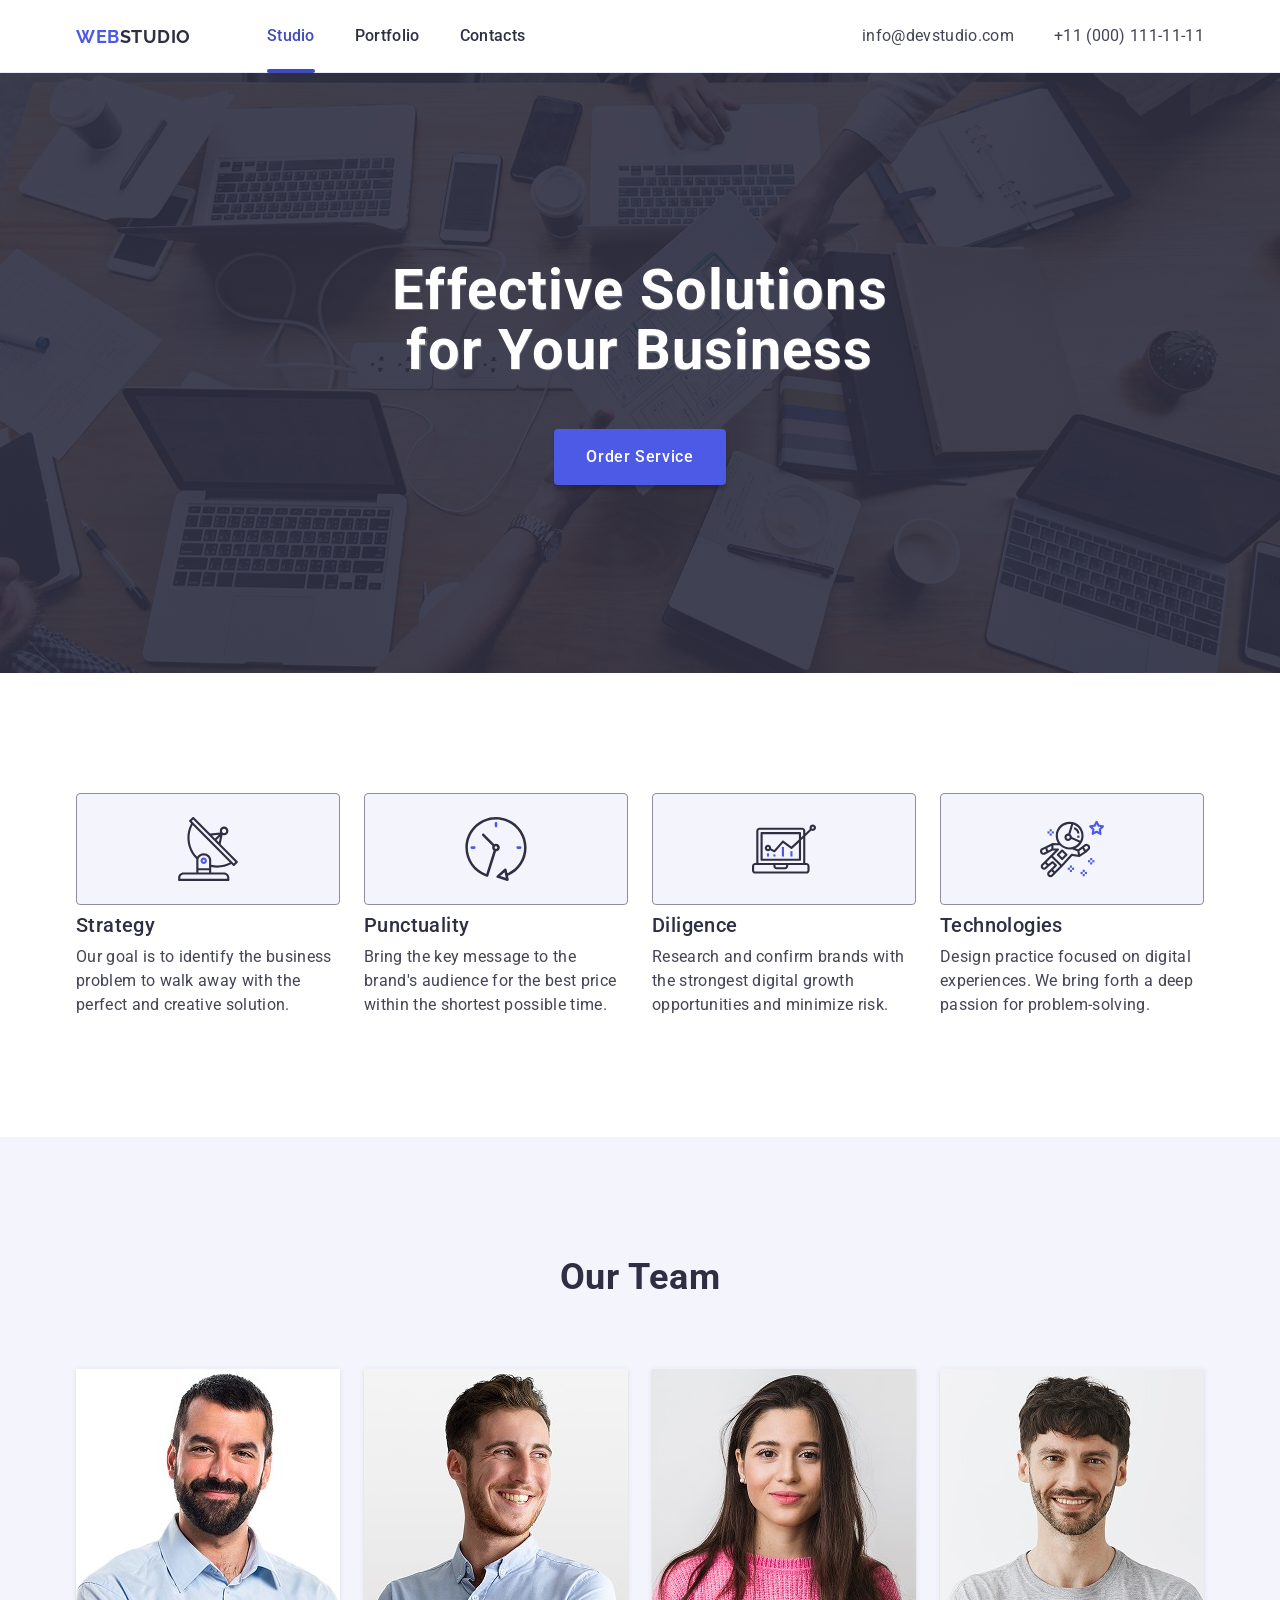
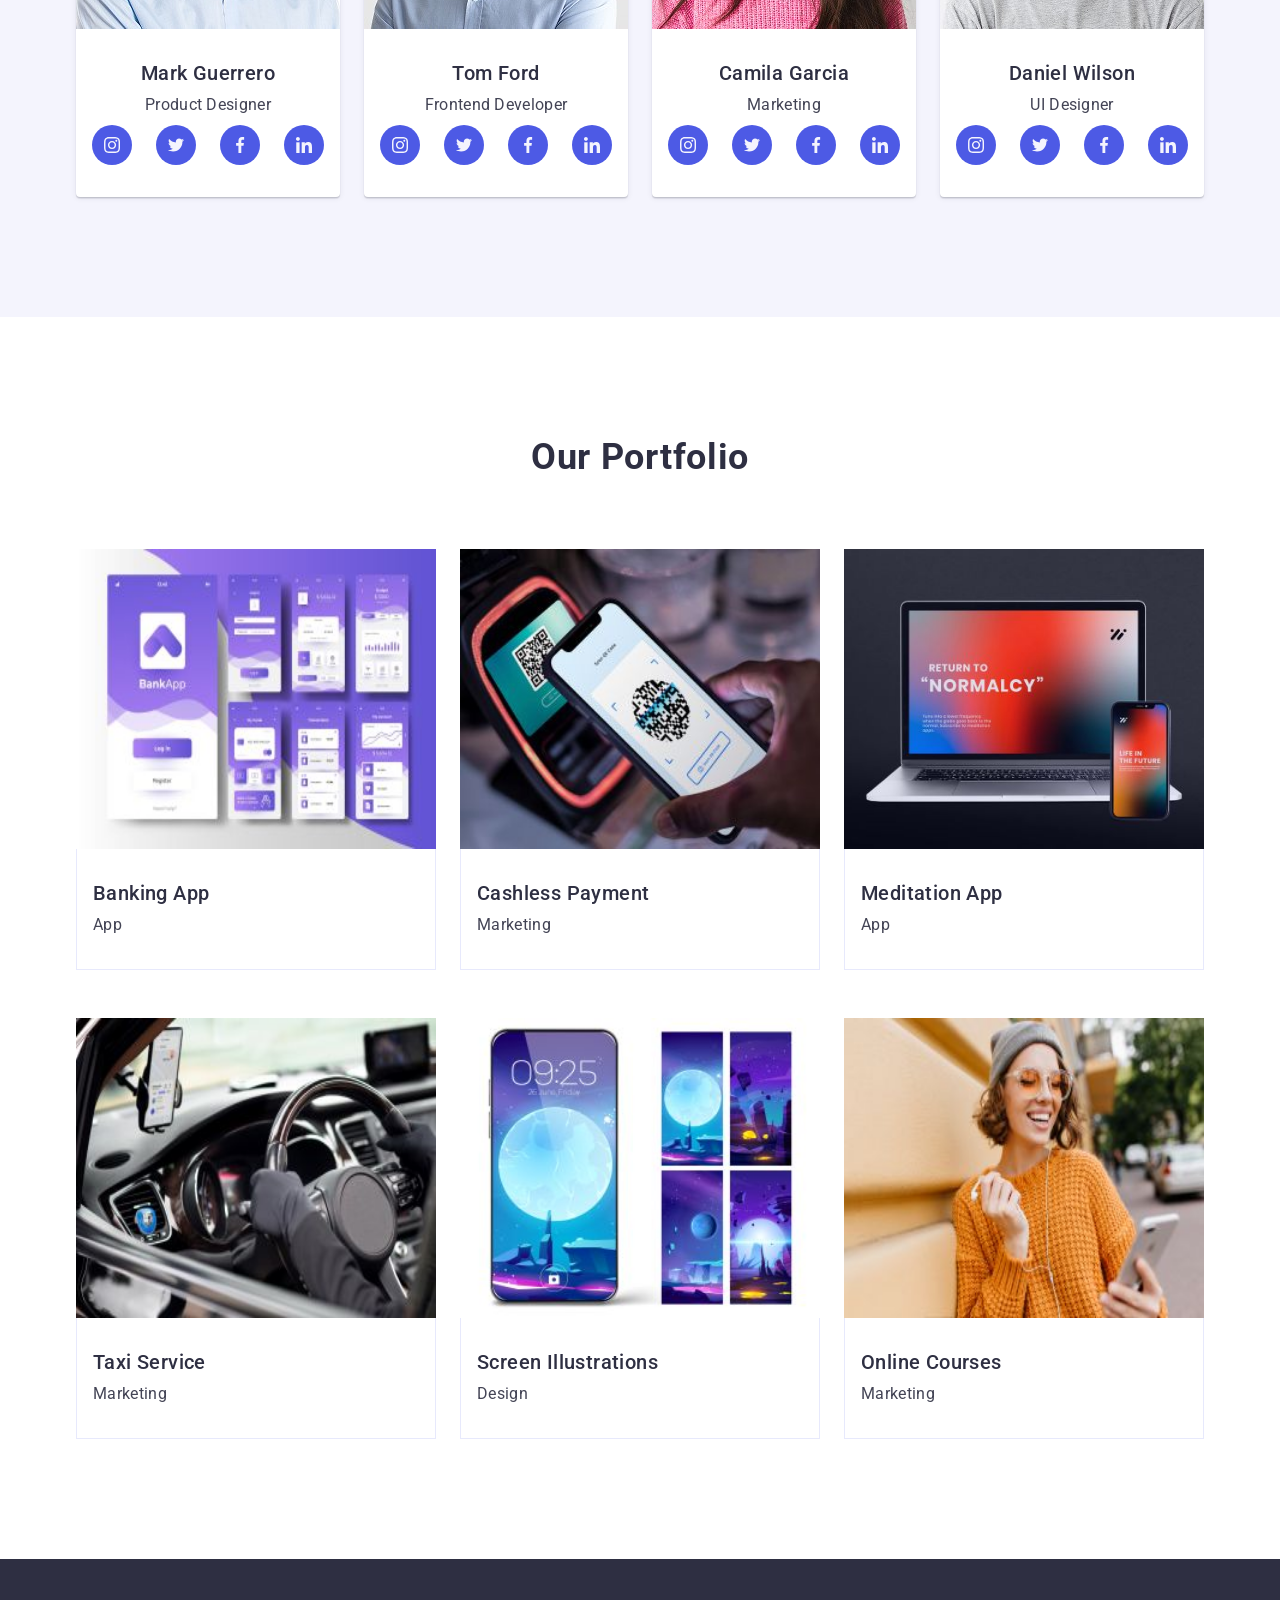
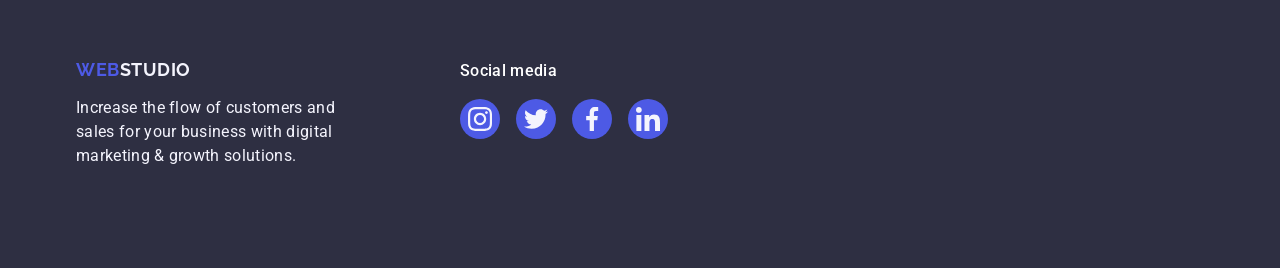
<file: index.html>
<!doctype html>
<html lang="en">
  <head>
    <meta charset="UTF-8" />
    <meta name="viewport" content="width=device-width, initial-scale=1.0" />
    <title>WebStudio</title>
    <!--Modern normalise-->
    <link
      rel="stylesheet"
      href="https://cdnjs.cloudflare.com/ajax/libs/modern-normalize/3.0.1/modern-normalize.min.css"
      integrity="sha512-q6WgHqiHlKyOqslT/lgBgodhd03Wp4BEqKeW6nNtlOY4quzyG3VoQKFrieaCeSnuVseNKRGpGeDU3qPmabCANg=="
      crossorigin="anonymous"
      referrerpolicy="no-referrer"
    />
    <!--Fonts-->
    <link rel="preconnect" href="https://fonts.googleapis.com" />
    <link rel="preconnect" href="https://fonts.gstatic.com" crossorigin />
    <link
      href="https://fonts.googleapis.com/css2?family=Raleway:wght@700&family=Roboto:wght@700;400;500&display=swap"
      rel="stylesheet"
    />
    <!--Styles-->
    <link rel="stylesheet" href="./css/styles.css" />
  </head>
  <body>
    <!--Header-->
    <header class="header">
      <div class="container header-container">
        <nav class="page-nav">
          <a href="./index.html" class="header-logo"
            >Web<span class="header-logo-span">Studio</span>
          </a>
          <ul class="header-list">
            <li class="header-item">
              <a class="header-link line" href="">Studio</a>
            </li>
            <li class="header-item">
              <a class="header-link" href="">Portfolio</a>
            </li>
            <li class="header-item">
              <a class="header-link" href="">Contacts</a>
            </li>
          </ul>
        </nav>
        <address class="contacts" id="contacts">
          <ul class="contacts-list">
            <li class="contacts-item">
              <a class="contacts-item-link" href="mailto:info@devstudio.com"
                >info@devstudio.com</a
              >
            </li>
            <li class="contacts-item">
              <a class="contacts-item-link" href="tel:+110001111111"
                >+11 (000) 111-11-11</a
              >
            </li>
          </ul>
        </address>
      </div>
    </header>
    <!--Hero section-->
    <main>
      <section class="hero hero-bg-image">
        <div class="container hero-container">
          <h1 class="hero-title">Effective Solutions for Your Business</h1>
          <button class="hero-button" type="button">Order Service</button>
        </div>
      </section>
      <!--Our Features-->
      <section class="features" id="features">
        <div class="container">
          <h2 class="visually-hidden">Our Features</h2>
          <ul class="features-list" id="features-list">
            <li class="features-item">
              <div class="features-icon-wrap">
                <svg class="features-icon" width="64" height="64">
                  <use href="./images/icons.svg#icon-antenna"></use>
                </svg>
              </div>
              <h3 class="features-subtitles">Strategy</h3>
              <p class="features-item-text">
                Our goal is to identify the business problem to walk away with
                the perfect and creative solution.
              </p>
            </li>
            <li class="features-item">
              <div class="features-icon-wrap">
                <svg class="features-icon" width="64" height="64">
                  <use href="./images/icons.svg#icon-clock"></use>
                </svg>
              </div>
              <h3 class="features-subtitles">Punctuality</h3>
              <p class="features-item-text">
                Bring the key message to the brand's audience for the best price
                within the shortest possible time.
              </p>
            </li>
            <li class="features-item">
              <div class="features-icon-wrap">
                <svg class="features-icon" width="64" height="64">
                  <use href="./images/icons.svg#icon-diagram"></use>
                </svg>
              </div>
              <h3 class="features-subtitles">Diligence</h3>
              <p class="features-item-text">
                Research and confirm brands with the strongest digital growth
                opportunities and minimize risk.
              </p>
            </li>
            <li class="features-item">
              <div class="features-icon-wrap">
                <svg class="features-icon" width="64" height="64">
                  <use href="./images/icons.svg#icon-astronaut"></use>
                </svg>
              </div>
              <h3 class="features-subtitles">Technologies</h3>
              <p class="features-item-text">
                Design practice focused on digital experiences. We bring forth a
                deep passion for problem-solving.
              </p>
            </li>
          </ul>
        </div>
      </section>

      <!--Our team-->
      <section class="team">
        <div class="container">
          <h2 class="team-title">Our Team</h2>
          <ul class="team-list">
            <li class="team-item">
              <img
                src="./images/employee1.jpg"
                width="264"
                height="260"
                alt="Photo of a man"
                class="team-image"
              />
              <div class="team-member-text">
                <h3 class="team-subtitles">Mark Guerrero</h3>
                <p class="team-role-text">Product Designer</p>
                <ul class="social-icons-list">
                  <li class="team-item-icon">
                    <a href="" class="team-icon-link" target="_blank">
                      <svg class="team-icon" width="16" height="16">
                        <use href="./images/icons.svg#icon-instagram"></use>
                      </svg>
                    </a>
                  </li>
                  <li class="team-item-icon">
                    <a href="" class="team-icon-link" target="_blank">
                      <svg class="team-icon" width="16" height="16">
                        <use href="./images/icons.svg#icon-twitter"></use>
                      </svg>
                    </a>
                  </li>
                  <li class="team-item-icon">
                    <a href="" class="team-icon-link" target="_blank">
                      <svg class="team-icon" width="16" height="16">
                        <use href="./images/icons.svg#icon-facebook"></use>
                      </svg>
                    </a>
                  </li>
                  <li class="team-item-icon">
                    <a href="" class="team-icon-link" target="_blank">
                      <svg class="team-icon" width="16" height="16">
                        <use href="./images/icons.svg#icon-linkedin"></use>
                      </svg>
                    </a>
                  </li>
                </ul>
              </div>
            </li>

            <li class="team-item">
              <img
                src="./images/employee2.jpg"
                width="264"
                height="260"
                alt="Photo of a man"
                class="team-image"
              />
              <div class="team-member-text">
                <h3 class="team-subtitles">Tom Ford</h3>
                <p class="team-role-text">Frontend Developer</p>
                <ul class="team-icon-list">
                  <li class="team-icon-item">
                    <a href="" class="team-icon-link" target="_blank"
                      ><svg class="team-icon" width="16" height="16">
                        <use href="./images/icons.svg#icon-instagram"></use>
                      </svg>
                    </a>
                  </li>
                  <li class="team-icon-item">
                    <a href="" class="team-icon-link" target="_blank"
                      ><svg class="team-icon" width="16" height="16">
                        <use href="./images/icons.svg#icon-twitter"></use>
                      </svg>
                    </a>
                  </li>
                  <li class="team-icon-item">
                    <a href="" class="team-icon-link" target="_blank"
                      ><svg class="team-icon" width="16" height="16">
                        <use href="./images/icons.svg#icon-facebook"></use>
                      </svg>
                    </a>
                  </li>
                  <li class="team-icon-item">
                    <a href="" class="team-icon-link" target="_blank"
                      ><svg class="team-icon" width="16" height="16">
                        <use href="./images/icons.svg#icon-linkedin"></use>
                      </svg>
                    </a>
                  </li>
                </ul>
              </div>
            </li>

            <li class="team-item">
              <img
                src="./images/employee3.jpg"
                width="264"
                height="260"
                alt="Photo of a woman"
                class="team-image"
              />
              <div class="team-member-text">
                <h3 class="team-subtitles">Camila Garcia</h3>
                <p class="team-role-text">Marketing</p>
                <ul class="team-icon-list">
                  <li class="team-icon-item">
                    <a href="" class="team-icon-link" target="_blank"
                      ><svg class="team-icon" width="16" height="16">
                        <use href="./images/icons.svg#icon-instagram"></use>
                      </svg>
                    </a>
                  </li>
                  <li class="team-icon-item">
                    <a href="" class="team-icon-link" target="_blank">
                      <svg class="team-icon" width="16" height="16">
                        <use href="./images/icons.svg#icon-twitter"></use>
                      </svg>
                    </a>
                  </li>
                  <li class="team-icon-item">
                    <a href="" class="team-icon-link" target="_blank">
                      <svg class="team-icon" width="16" height="16">
                        <use href="./images/icons.svg#icon-facebook"></use>
                      </svg>
                    </a>
                  </li>
                  <li class="team-icon-item">
                    <a href="" class="team-icon-link" target="_blank">
                      <svg class="team-icon" width="16" height="16">
                        <use href="./images/icons.svg#icon-linkedin"></use>
                      </svg>
                    </a>
                  </li>
                </ul>
              </div>
            </li>

            <li class="team-item">
              <img
                src="./images/employee4.jpg"
                width="264"
                height="260"
                alt="Photo of a man"
                class="team-image"
              />
              <div class="team-member-text">
                <h3 class="team-subtitles">Daniel Wilson</h3>
                <p class="team-role-text">UI Designer</p>

                <ul class="team-icon-list">
                  <li class="team-icon-item">
                    <a href="" class="team-icon-link" target="_blank">
                      <svg class="team-icon" width="16" height="16">
                        <use href="./images/icons.svg#icon-instagram"></use>
                      </svg>
                    </a>
                  </li>
                  <li class="team-icon-item">
                    <a href="" class="team-icon-link" target="_blank">
                      <svg class="team-icon" width="16" height="16">
                        <use href="./images/icons.svg#icon-twitter"></use>
                      </svg>
                    </a>
                  </li>
                  <li class="team-icon-item">
                    <a href="" class="team-icon-link" target="_blank">
                      <svg class="team-icon" width="16" height="16">
                        <use href="./images/icons.svg#icon-facebook"></use>
                      </svg>
                    </a>
                  </li>
                  <li class="team-icon-item">
                    <a href="" class="team-icon-link" target="_blank">
                      <svg class="team-icon" width="16" height="16">
                        <use href="./images/icons.svg#icon-linkedin"></use>
                      </svg>
                    </a>
                  </li>
                </ul>
              </div>
            </li>
          </ul>
        </div>
      </section>
      <!--Our portfolio-->
      <section class="section-portfolio">
<div class="container">
<h2 class="section-heading">Our Portfolio</h2>
<ul class="portfolio-list">

<!-- Card 1 -->
<li class="portfolio-card">
<div class="portfolio-img-thumb">
<img src="./images/projectcard.jpg" alt="Banking App" width="360" height="300" class="portfolio-image" />
<p class="portfolio-overley-description"> <!-- ← CHANGE THIS LINE -->
14 Stylish and User-Friendly App Design Concepts · Task
Manager App · Calorie Tracker App · Exotic Fruit Ecommerce App
· Cloud Storage App
</p>
</div>
<div class="portfolio-card-wrapper">
<h3 class="portfolio-name">Banking App</h3>
<p class="portfolio-category">App</p>
</div>
</li>

<!-- Card 2 -->
<li class="portfolio-card">
<div class="portfolio-img-thumb">
<img src="./images/smartphone.jpg" alt="Cashless Payment" width="360" height="300" class="portfolio-image" />
<p class="portfolio-overley-description"> <!-- ← CHANGE THIS LINE -->
14 Stylish and User-Friendly App Design Concepts · Task
Manager App · Calorie Tracker App · Exotic Fruit Ecommerce App
· Cloud Storage App
</p>
</div>
<div class="portfolio-card-wrapper">
<h3 class="portfolio-name">Cashless Payment</h3>
<p class="portfolio-category">Marketing</p>
</div>
</li>

<!-- Card 3 -->
<li class="portfolio-card">
<div class="portfolio-img-thumb">
<img src="./images/computer.jpg" alt="Meditation App" width="360" height="300" class="portfolio-image" />
<p class="portfolio-overley-description"> <!-- ← CHANGE THIS LINE -->
14 Stylish and User-Friendly App Design Concepts · Task
Manager App · Calorie Tracker App · Exotic Fruit Ecommerce App
· Cloud Storage App
</p>
</div>
<div class="portfolio-card-wrapper">
<h3 class="portfolio-name">Meditation App</h3>
<p class="portfolio-category">App</p>
</div>
</li>

<!-- Card 4 -->
<li class="portfolio-card">
<div class="portfolio-img-thumb">
<img src="./images/car.jpg" alt="Photo of car" width="360" height="300" class="portfolio-image" />
<p class="portfolio-overley-description"> <!-- ← CHANGE THIS LINE -->
14 Stylish and User-Friendly App Design Concepts · Task
Manager App · Calorie Tracker App · Exotic Fruit Ecommerce App
· Cloud Storage App
</p>
</div>
<div class="portfolio-card-wrapper">
<h3 class="portfolio-name">Taxi Service</h3>
<p class="portfolio-category">Marketing</p>
</div>
</li>

<!-- Card 5 -->
<li class="portfolio-card">
<div class="portfolio-img-thumb">
<img src="./images/iphone.jpg" alt="Screen Illustrations" width="360" height="300" class="portfolio-image" />
<p class="portfolio-overley-description"> <!-- ← CHANGE THIS LINE -->
14 Stylish and User-Friendly App Design Concepts · Task
Manager App · Calorie Tracker App · Exotic Fruit Ecommerce App
· Cloud Storage App
</p>
</div>
<div class="portfolio-card-wrapper">
<h3 class="portfolio-name">Screen Illustrations</h3>
<p class="portfolio-category">Design</p>
</div>
</li>

<!-- Card 6 -->
<li class="portfolio-card">
<div class="portfolio-img-thumb">
<img src="./images/woman.jpg" alt="Photo of woman" width="360" height="300" class="portfolio-image" />
<p class="portfolio-overley-description"> <!-- ← CHANGE THIS LINE -->
14 Stylish and User-Friendly App Design Concepts · Task
Manager App · Calorie Tracker App · Exotic Fruit Ecommerce App
· Cloud Storage App
</p>
</div>
<div class="portfolio-card-wrapper">
<h3 class="portfolio-name">Online Courses</h3>
<p class="portfolio-category">Marketing</p>
</div>
</li>

</ul>
</div>
</section>
    </main>
    <!--Footer-->
    <footer class="footer">
      <div class="container footer-container">
        <!-- Logo and description column -->
        <div class="footer-column-wrap">
          <a href="./index.html" class="footer-logo">
            Web<span class="footer-logo-span">Studio</span>
          </a>
          <p class="footer-text">
            Increase the flow of customers and sales for your business with
            digital marketing & growth solutions.
          </p>
        </div>

        <!-- Social media column -->
        <div class="footer-column-wrap">
          <p class="footer-description">Social media</p>
          <ul class="footer-icon-list">
            <li class="footer-icon-item">
              <a href="#" class="footer-icon-link" target="_blank">
                <svg class="footer-icon" width="24" height="24">
                  <use href="./images/icons.svg#icon-instagram"></use>
                </svg>
              </a>
            </li>
            <li class="footer-icon-item">
              <a href="#" class="footer-icon-link" target="_blank">
                <svg class="footer-icon" width="24" height="24">
                  <use href="./images/icons.svg#icon-twitter"></use>
                </svg>
              </a>
            </li>
            <li class="footer-icon-item">
              <a href="#" class="footer-icon-link" target="_blank">
                <svg class="footer-icon" width="24" height="24">
                  <use href="./images/icons.svg#icon-facebook"></use>
                </svg>
              </a>
            </li>
            <li class="footer-icon-item">
              <a href="#" class="footer-icon-link" target="_blank">
                <svg class="footer-icon" width="24" height="24">
                  <use href="./images/icons.svg#icon-linkedin"></use>
                </svg>
              </a>
            </li>
          </ul>
        </div>
      </div>
    </footer>
  </body>
</html>
</file>
<file: css/styles.css>
*,
 *::before,
  *::after
   { box-sizing: border-box; }


body {
  font-family: "Roboto", sans-serif;
  color: #434455;
  background-color: white;

  }
  
.container {
  max-width: 1158px;
  margin: 0 auto;
  padding: 0 15px;
}
h1,
h2,
h3,
h4,
h5,
h6,
p,
ul {
  margin: 0;
}

ul {
  list-style: none;
  padding: 0;
}

a {
  text-decoration: none;
}
.visually-hidden {
  position: absolute;
  width: 1px;
  height: 1px;
  margin: -1px;
  border: 0;
  padding: 0;
  white-space: nowrap;
  clip-path: inset(100%);
  clip: rect(0 0 0 0);
  overflow: hidden;
}
 /* HEADER */

 .header {
border-bottom: 1px solid #e7e9fc;
box-shadow:
0 1px 6px 0 rgba(46, 47, 66, 0.08),
0 1px 1px 0 rgba(46, 47, 66, 0.16),
0 2px 1px 0 rgba(46, 47, 66, 0.08);
}

.header-link {
  font-weight: 500;
  font-size: 16px;
  line-height: 1.5;
  letter-spacing: 0.02em;
  color: #2e2f42;
  display: block;
  padding: 24px 0;
  position: relative;

  transition-property: color;
  transition-duration: 250ms;
  transition-timing-function: cubic-bezier(0.4, 0, 0.2, 1);
}
.header-link:hover,
.header-link:focus {
  color: #404bbf;
}
.header-link.line{

 color: #404bbf;
  transition: color 250ms cubic-bezier(0.4, 0, 0.2, 1);
  position: relative;
 
}
.header-link.line::after {
 position: absolute;
  bottom: -1px;
  left: 0;
  content: "";
  border-radius: 2px;
  height: 4px;
  width: 100%;
  background-color: #404bbf;
}

.header-link.line {
  color: #404bbf;
}


.header-container {
  display: flex;
  align-items: center;
}

.page-nav {
  display: flex;
  align-items: center;
}


.header-list  {
  display: flex;
  gap: 40px;
}

.header-logo {
  font-family: "Raleway", sans-serif;
  font-weight: 700;
  font-size: 18px;
  line-height: 1.16667;
  letter-spacing: 0.03em;
  text-transform: uppercase;
  color: #4d5ae5;
  display: block;
  padding: 24px 0;
  margin-right:76px;
}


.header-link {
  font-weight: 500;
  font-size: 16px;
  line-height: 1.5;
  letter-spacing: 0.02em;
  color: #2e2f42;
  display: block;
  padding: 24px 0;
  position: relative;

  transition-property: color;
  transition-duration: 250ms;
  transition-timing-function: cubic-bezier(0.4, 0, 0.2, 1);
}
.header-link:hover,
.header-link:focus {
  color: #404bbf;
}
.header-logo-span {
  font-weight: 700;
  font-size: 18px;
  line-height: 1.16667;
  letter-spacing: 0.03em;
  text-transform: uppercase;
  color: #2e2f42;

  transition-property: color;
  transition-duration: 250ms;
  transition-timing-function: cubic-bezier(0.4, 0, 0.2, 1);
}
.header-logo-span:hover,
.header-logo-span:focus {
  color: #4d5ae5;
}
.contacts {
  margin-left: auto;
}

.contacts-list {
  display: flex;
  gap: 40px;
}

.contacts-item-link {
  display: block;
  padding: 24px 0;
  font-size: 16px;
  line-height: 1.5;
  letter-spacing: 0.02em;
  color: #434455;
  transition: color 250ms cubic-bezier(0.4, 0, 0.2, 1);
}

.header-logo-studio {
  color: #2e2f42;
}
.logo-part-studio{
    color:#f4f4fd;
}
.header-link {
   display: block;
  padding: 24px 0;
  font-family: "Roboto", sans-serif;
  font-weight: 500;
  font-size: 16px;
  line-height: 1.5;
  letter-spacing: 0.02em;
  color: #2e2f42;
}

.header-link:hover,.header-link:focus {
  color: #404bbf;
}

.page-nav {
  display: flex;
  align-items: center;
}

.header-list {
  display: flex;
  gap: 40px;
}

/* HERO */

.hero {
  background-color: #2e2f42;
  padding: 188px 0;
  
}
.hero-bg-image {

  margin: 0 auto;
  max-width: 1440px;
  background-position: center;
  background-repeat: no-repeat;
  background-size: cover;
  background-image: linear-gradient(
      rgba(46, 47, 66, 0.7),
      rgba(46, 47, 66, 0.7)
    ),
    url('../images/hero-bg.jpg');

}

.hero-container {
  text-align: center;
}


.hero-title {
  font-weight: 700;
  font-size: 56px;
  line-height: 1.07;
  letter-spacing: 0.02em;
  text-align: center;
  color: #fff;
  max-width: 496px;
   margin: 0 auto 48px;
    text-align: center;
}
.hero-button {
font-weight: 500;
font-size: 16px;
line-height: 1.5;
letter-spacing: 0.04em;
color: #fff;
background-color: #4d5ae5;
box-shadow: 0 4px 4px 0 rgba(0, 0, 0, 0.15);
padding: 16px 32px;
border: none;
border-radius: 4px;
cursor: pointer;
display: block;
margin: 0 auto;
transition: background-color 250ms cubic-bezier(0.4, 0, 0.2, 1);
}

.hero-button:hover,
.hero-button:focus {
background-color: #404bbf;
cursor: pointer;
}


/* FEATURES */

.features{
  padding:120px 0;
}
.features-subtitles {
  font-weight: 500;
  font-size: 20px;
  line-height: 1.2;
  letter-spacing: 0.02em;
  color: #2e2f42;
   margin-bottom: 8px;
}

.features-list{
  display: flex;
  gap:24px;
}
.features-icon-wrap {
  background-color: #f4f4fd;
  width: 264px;
  height: 112px;
  border-radius: 4px;
  border: 1px solid #8e8f99;
  margin-bottom: 8px;
  display: flex;
  align-items: center;
  justify-content: center;
}
.features-icon {

  display: block;
  margin: 24px auto;
}



.features-item{
  flex-basis: calc((100% - 3 * 24px) / 4);
}


.features-item-text {
  font-weight: 400;
  font-size: 16px;
  line-height: 1.5;
  letter-spacing: 0.02em;
  color: #434455;
}
/* TEAM ROLES */
.team {
  background: #f4f4fd;
   padding:120px 0;
}

.team-title {
  margin-bottom: 72px;
  text-align: center;
  font-weight: 700;
  font-size: 36px;
  line-height: 1.11111;
  letter-spacing: 0.02em;
  text-align: center;
  color: #2e2f42;
}

  .team-icon {
  fill: #f4f4fd;
  display: block;
}



.team-item {

  box-shadow:
    0 2px 1px 0 rgba(46, 47, 66, 0.08),
    0 1px 1px 0 rgba(46, 47, 66, 0.16),
    0 1px 6px 0 rgba(46, 47, 66, 0.08);
  background: #fff;
  flex-basis: calc((100% - 72px) / 4);
  border-radius: 0 0 4px 4px;
}
.team-icon-link {
  display: flex;
  align-items: center;
  justify-content: center;
  background-color: #4d5ae5;
  border-radius: 50%;
 width: 40px;
  height: 40px;
  transition-property: background-color;
  transition-duration: 250ms;
  transition-timing-function: cubic-bezier(0.4, 0, 0.2, 1);
  padding: 0;
}


.team-icon-link:hover,
.team-icon-link:focus {
  background-color: #404bbf;
}

.team-image {
  display: block;
  width: 100%;

}
 
.team-subtitles {
  margin-bottom: 8px; 
  font-weight: 500;
  font-size: 20px;
  line-height: 1.2;
  letter-spacing: 0.02em;
  text-align: center;
  color: #2e2f42;
}


.social-icons-list {
  display: flex;
  align-items: center;
  justify-content: center;
  gap: 24px;
}

.team-item-icon {
  width: calc((100% - 3 * 24px) / 4);
}

.socials-list-link {
  width: 40px;
  height: 40px;
  background-color: #4d5ae5;
  border-radius: 50%;
  display: flex;
  align-items: center;
  justify-content: center;
  transition: background-color 250ms cubic-bezier(0.4, 0, 0.2, 1);
}
.socials-list-link:hover {
  background-color: #404bbf;
}

.socials-list-link:focus,
.socials-list-link:active {
  background-color: #404bbf;
}

.socials-icon {
  fill: #f4f4fd;
}
.team-role-text {
  font-size: 16px;
  line-height: 1.5;
  letter-spacing: 0.02em;
  text-align: center;
  color: #434455;
  margin-bottom: 8px;
}

.team-icon-list {
  display: flex;
  gap: 24px;
  justify-content: center;
  align-items: center;
}
.team-list {
display: flex;
  gap: 24px;
  justify-content: center;
  align-items: center;
 
}


.team__link-icon {
  display: flex;
  align-items: center;
  justify-content: center;
  width: 100%;
  height: 100%;
  background-color: #f4f4fd;;
  border-radius: 50%;
  transition: background-color 250ms cubic-bezier(0.4, 0, 0.2, 1);
}

.team__link-icon:hover,
.team__link-icon:focus {
  background-color: #f4f4fd;;
}
.contacts-item-link{
    text-decoration: none;

font-size: 16px;
line-height: 1.5;
letter-spacing: 0.02em;
color: #434455;
}
.contacts-item-link:hover,.contacts-item-link:focus{color: #404bbf;}

.contacts {font-style: normal;}
.section-heading {
  font-weight: 700;
  font-size: 36px;
  line-height: 1.11111;
  letter-spacing: 0.02em;
  text-align: center;
  color: #2e2f42;
  margin-bottom: 72px;
}


/* PORTFOLIO */
.section-portfolio{
   padding:120px 0;
}
.portfolio-name {
  margin-bottom: 8px;
  font-weight: 500;
  font-size: 20px;
  line-height: 1.2;
  letter-spacing: 0.02em;
  color: #2e2f42;
}


.portfolio-card-wrapper

{border-style: solid; border-width: 0 1px 1px 1px;border-color: #E7E9FC; padding: 32px 16px}

.portfolio-list {
  display: flex;
  flex-wrap: wrap;
  column-gap: 24px;
  row-gap: 48px;
}

.team-member-text {
  padding: 32px 16px;

}
.portfolio-card {
  flex-basis: calc((100% - 48px) / 3);
  background: #fff;
   transition-property: box-shadow;
  transition-duration: 250ms;
  transition-timing-function: cubic-bezier(0.4, 0, 0.2, 1);
}
.portfolio-card:hover,
.portfolio-card:focus-within {
  box-shadow:
    0 2px 1px 0 rgba(46, 47, 66, 0.08),
    0 1px 1px 0 rgba(46, 47, 66, 0.16),
    0 1px 6px 0 rgba(46, 47, 66, 0.08);
}
.portfolio-img-thumb {
  position: relative;
  overflow: hidden;
}

.portfolio-overley-description {
  padding: 40px 32px;
  position: absolute;
  width: 100%;
  height: 100%;
  top: 0;
  left: 0;
  font-weight: 400;
  font-size: 16px;
  line-height: 1.5;
  letter-spacing: 0.02em;
  color: #f4f4fd;
  background-color: #4d5ae5;
  transform: translateY(100%);
  transition: transform 250ms cubic-bezier(0.4, 0, 0.2, 1);
}


.portfolio-card:hover .portfolio-overley-description,
.portfolio-card:focus-within .portfolio-overley-description {
  transform: translateY(0);
}
.portfolio-card:hover,
.portfolio-card:focus-within {
  box-shadow:
    0 2px 1px 0 rgba(46, 47, 66, 0.08),
    0 1px 1px 0 rgba(46, 47, 66, 0.16),
    0 1px 6px 0 rgba(46, 47, 66, 0.08);
}

.portfolio-image {
  display: block;
  width: 100%;
}
.portfolio-category {
  font-size: 16px;
  line-height: 1.5;
  letter-spacing: 0.02em;
  color: #434455;
}

/* FOOTER */

.footer {
background: #2e2f42;
padding-block: 100px;
}

.footer-container {
display: flex;
gap: 120px;
align-items: baseline; 
}

.footer-column-wrap {
display: flex;
flex-direction: column;
row-gap: 16px;
align-items: start;
}

.footer-logo {
font-family: "Raleway", sans-serif;
font-weight: 700;
font-size: 18px;
line-height: 1.16667;
letter-spacing: 0.03em;
text-transform: uppercase;
color: #4d5ae5;
display: block;
}

.footer-logo-span {
color: #f4f4fd;
transition: color 250ms cubic-bezier(0.4, 0, 0.2, 1);
}

.footer-logo-span:hover,
.footer-logo-span:focus {
color: #4d5ae5;
}

.footer-text,
.footer-description {
font-weight: 400;
font-size: 16px;
line-height: 1.5;
letter-spacing: 0.02em;
color: #f4f4fd;
max-width: 264px;
margin: 0;
}

.footer-description {
font-weight: 500;
color: #fff;
}

.footer-icon-list {
display: flex;
gap: 16px;
align-items: center;
padding: 0;
margin: 0;
list-style: none;
}

.footer-icon-item {
margin: 0;
}

.footer-icon-link {
  display: flex;
  align-items: center;
  justify-content: center;
background-color: #4d5ae5;
width: 40px;
height: 40px;
border-radius: 50%;
transition: background-color 250ms cubic-bezier(0.4, 0, 0.2, 1);
padding: 0;
}

.footer-icon {
fill: #f4f4fd;
display: block;
}

.footer-icon-link:hover,
.footer-icon-link:focus {
background-color: #31d0aa; 
}
</file>
